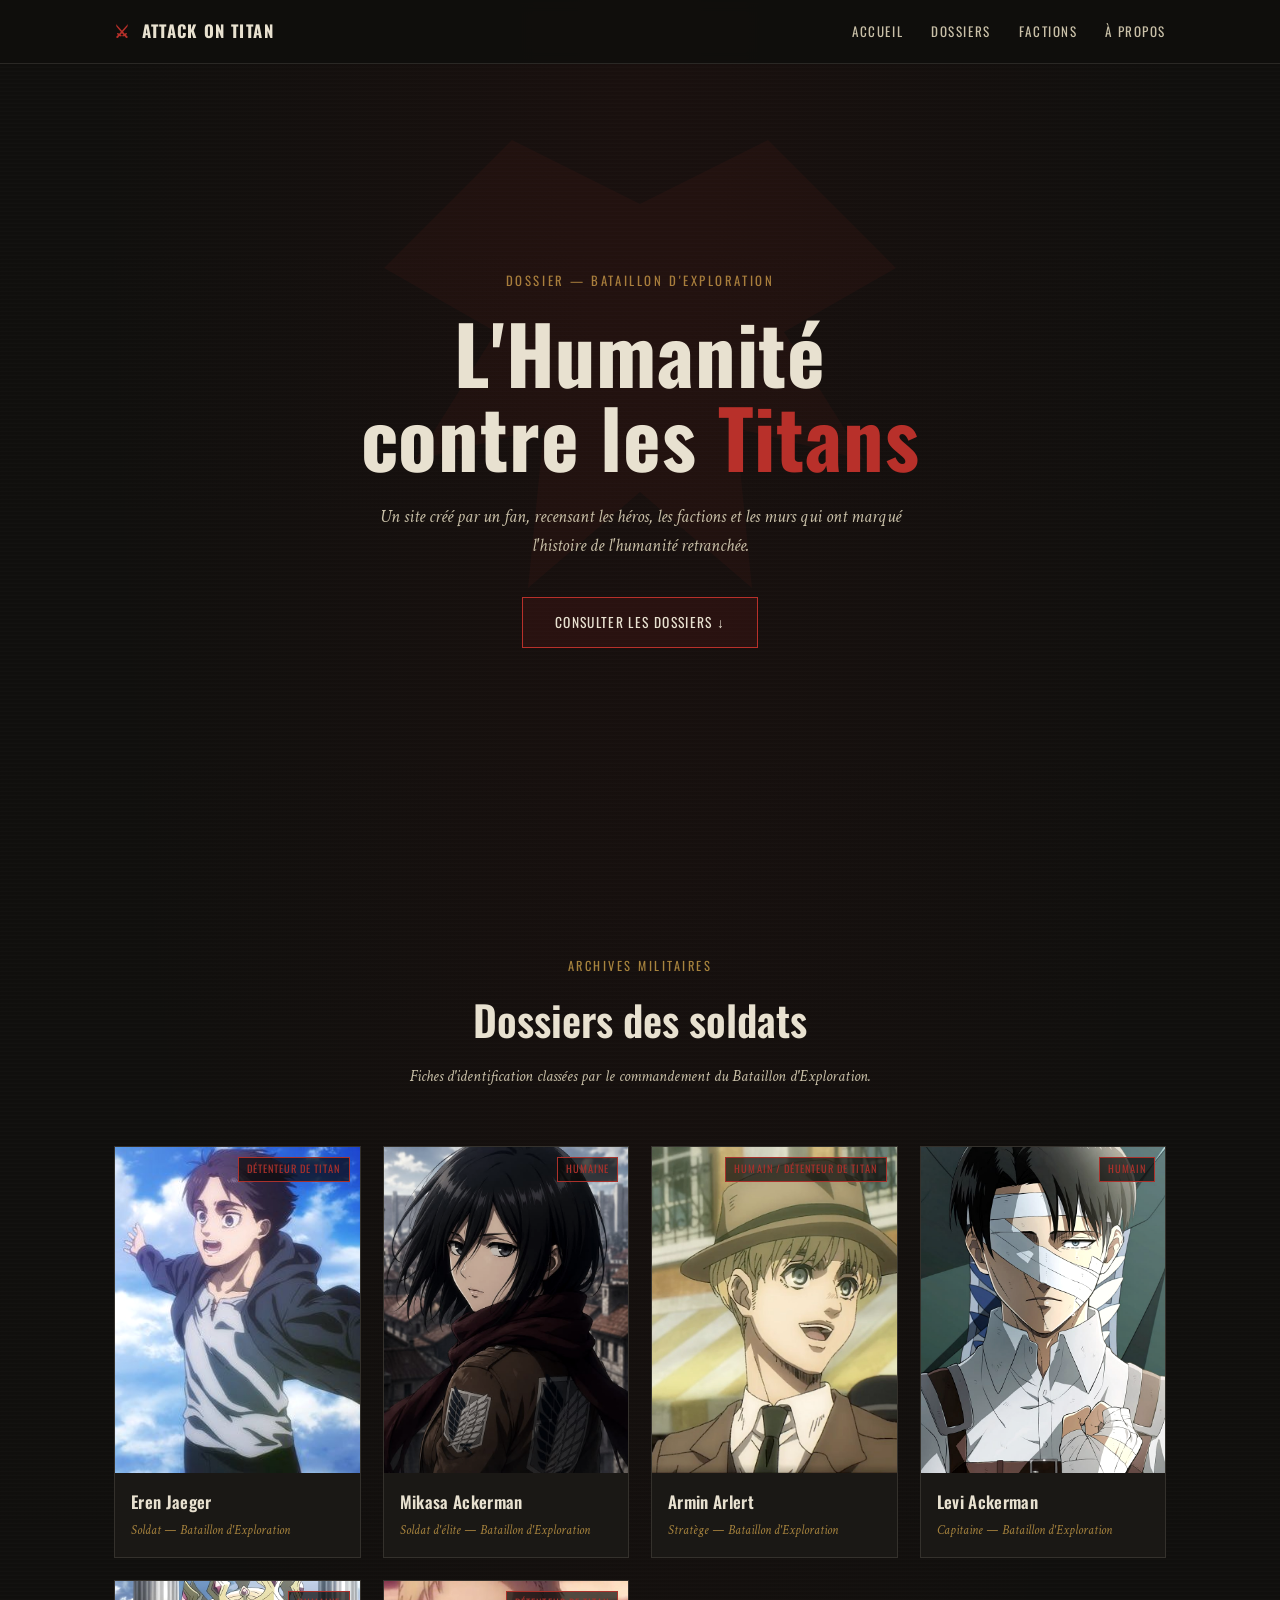
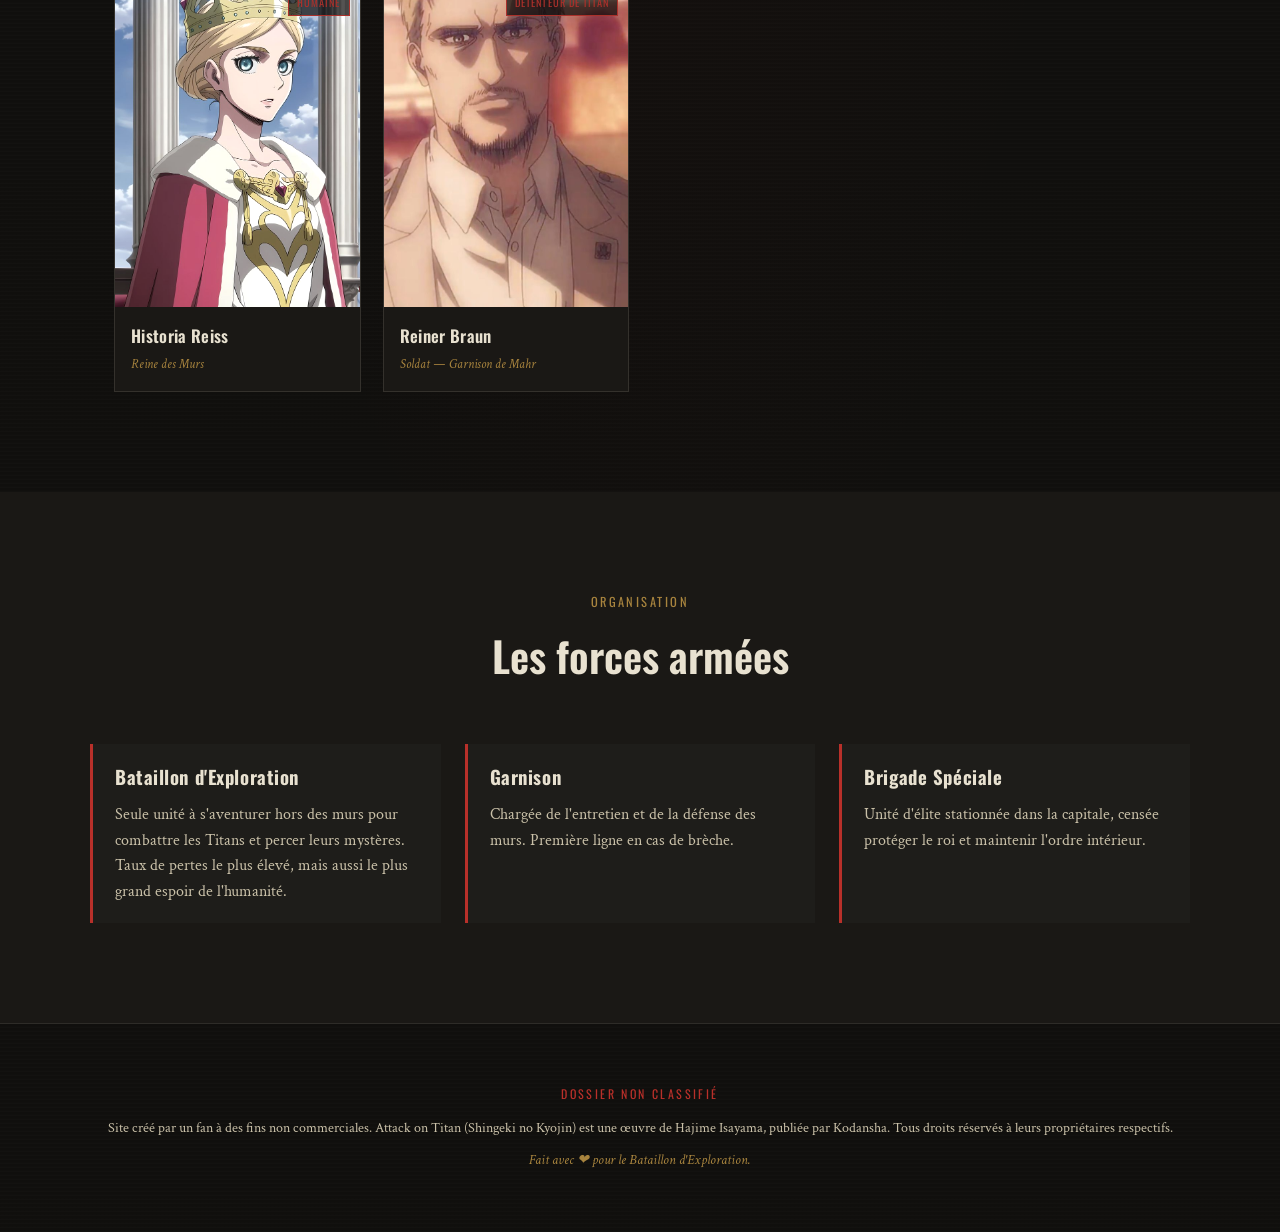
<file: index.html>
<!DOCTYPE html>
<html lang="fr">
<head>
  <meta charset="UTF-8">
  <meta name="viewport" content="width=device-width, initial-scale=1.0">
  <title>attack on Titans fan page</title>
  <link rel="preconnect" href="https://fonts.googleapis.com">
  <link href="https://fonts.googleapis.com/css2?family=Oswald:wght@500;600;700&family=Crimson+Text:ital,wght@0,400;0,600;1,400&display=swap" rel="stylesheet">
  <link rel="stylesheet" href="css/style.css">
</head>
<body>

  <!-- ===== EN-TÊTE / NAVIGATION ===== -->
  <header class="site-header">
    <div class="header-inner">
      <a href="#hero" class="logo">
        <span class="logo-wings">⚔</span> ATTACK ON TITAN 
      </a>
      <nav class="main-nav">
        <a href="#hero">Accueil</a>
        <a href="#dossiers">Dossiers</a>
        <a href="#factions">Factions</a>
        <a href="#a-propos">À propos</a>
      </nav>
    </div>
  </header>

  <!-- ===== HÉRO ===== -->
  <section id="hero" class="hero">
    <div class="hero-emblem" aria-hidden="true">
      <svg viewBox="0 0 200 200" class="wings-svg">
        <path d="M100 30 L60 10 L20 50 L55 70 L30 110 L70 100 L65 150 L100 120 L135 150 L130 100 L170 110 L145 70 L180 50 L140 10 Z" />
      </svg>
    </div>
    <p class="hero-eyebrow">DOSSIER — BATAILLON D'EXPLORATION</p>
    <h1 class="hero-title">L'Humanité<br>contre les <span class="accent">Titans</span></h1>
    <p class="hero-sub">Un site créé par un fan, recensant les héros, les factions et les murs qui ont marqué l'histoire de l'humanité retranchée.</p>
    <a href="#dossiers" class="btn-primary">Consulter les dossiers ↓</a>
  </section>

  <!-- ===== DOSSIERS PERSONNAGES ===== -->
  <section id="dossiers" class="section">
    <div class="section-head">
      <p class="section-eyebrow">ARCHIVES MILITAIRES</p>
      <h2>Dossiers des soldats</h2>
      <p class="section-desc">Fiches d'identification classées par le commandement du Bataillon d'Exploration.</p>
    </div>

    <div id="character-grid" class="character-grid">
      <!-- Les cartes sont générées en JS depuis js/characters.js -->
    </div>
  </section>

  <!-- ===== FACTIONS ===== -->
  <section id="factions" class="section section-alt">
    <div class="section-head">
      <p class="section-eyebrow">ORGANISATION</p>
      <h2>Les forces armées</h2>
    </div>
    <div class="faction-grid">
      <div class="faction-card">
        <h3>Bataillon d'Exploration</h3>
        <p>Seule unité à s'aventurer hors des murs pour combattre les Titans et percer leurs mystères. Taux de pertes le plus élevé, mais aussi le plus grand espoir de l'humanité.</p>
      </div>
      <div class="faction-card">
        <h3>Garnison</h3>
        <p>Chargée de l'entretien et de la défense des murs. Première ligne en cas de brèche.</p>
      </div>
      <div class="faction-card">
        <h3>Brigade Spéciale</h3>
        <p>Unité d'élite stationnée dans la capitale, censée protéger le roi et maintenir l'ordre intérieur.</p>
      </div>
    </div>
  </section>

  <!-- ===== MODALE DÉTAIL PERSONNAGE ===== -->
  <div id="modal-overlay" class="modal-overlay">
    <div class="modal-card" id="modal-card">
      <button id="modal-close" class="modal-close" aria-label="Fermer">✕</button>
      <div id="modal-content"></div>
    </div>
  </div>

  <!-- ===== À PROPOS / PIED DE PAGE ===== -->
  <footer id="a-propos" class="site-footer">
    <p class="footer-stamp">DOSSIER NON CLASSIFIÉ</p>
    <p>Site créé par un fan à des fins non commerciales. Attack on Titan (Shingeki no Kyojin) est une œuvre de Hajime Isayama, publiée par Kodansha. Tous droits réservés à leurs propriétaires respectifs.</p>
    <p class="footer-credit">Fait avec ❤ pour le Bataillon d'Exploration.</p>
  </footer>

  <script src="js/characters.js"></script>
  <script src="js/script.js"></script>
</body>
</html>
</file>
<file: css/style.css>
/* =========================================================
   TOKENS — palette inspirée des uniformes du Bataillon
   ========================================================= */
:root {
  --bg-void: #100f0d;
  --bg-panel: #1a1815;
  --paper: #e8e1d0;
  --paper-dim: #c9c0a8;
  --blood: #8a1c1c;
  --blood-bright: #b8302a;
  --gold: #a8843e;
  --steel: #3a3d42;
  --line: rgba(232, 225, 208, 0.12);

  --font-display: "Oswald", sans-serif;
  --font-body: "Crimson Text", serif;
}

* { margin: 0; padding: 0; box-sizing: border-box; }

html { scroll-behavior: smooth; }

body {
  background: var(--bg-void);
  color: var(--paper);
  font-family: var(--font-body);
  line-height: 1.6;
  background-image:
    radial-gradient(ellipse at top, rgba(138, 28, 28, 0.08), transparent 60%),
    repeating-linear-gradient(0deg, rgba(255,255,255,0.015) 0px, transparent 2px, transparent 4px);
}

a { color: inherit; text-decoration: none; }

img { max-width: 100%; display: block; }

/* =========================================================
   EN-TÊTE
   ========================================================= */
.site-header {
  position: sticky;
  top: 0;
  z-index: 50;
  background: rgba(16, 15, 13, 0.92);
  backdrop-filter: blur(6px);
  border-bottom: 1px solid var(--line);
}

.header-inner {
  max-width: 1100px;
  margin: 0 auto;
  padding: 18px 24px;
  display: flex;
  align-items: center;
  justify-content: space-between;
}

.logo {
  font-family: var(--font-display);
  font-weight: 700;
  letter-spacing: 0.08em;
  font-size: 1.05rem;
  color: var(--paper);
}

.logo-wings { color: var(--blood-bright); margin-right: 6px; }

.main-nav { display: flex; gap: 28px; }

.main-nav a {
  font-family: var(--font-display);
  font-size: 0.82rem;
  letter-spacing: 0.12em;
  text-transform: uppercase;
  color: var(--paper-dim);
  transition: color 0.2s;
  position: relative;
}

.main-nav a:hover, .main-nav a:focus-visible { color: var(--blood-bright); }

/* =========================================================
   HÉRO
   ========================================================= */
.hero {
  position: relative;
  min-height: 88vh;
  display: flex;
  flex-direction: column;
  align-items: center;
  justify-content: center;
  text-align: center;
  padding: 80px 24px;
  overflow: hidden;
}

.hero-emblem {
  position: absolute;
  top: 50%;
  left: 50%;
  transform: translate(-50%, -55%);
  width: 640px;
  height: 640px;
  opacity: 0.06;
  pointer-events: none;
}

.wings-svg { width: 100%; height: 100%; fill: var(--blood-bright); }

.hero-eyebrow {
  font-family: var(--font-display);
  letter-spacing: 0.2em;
  color: var(--gold);
  font-size: 0.8rem;
  margin-bottom: 18px;
}

.hero-title {
  font-family: var(--font-display);
  font-weight: 700;
  font-size: clamp(2.6rem, 7vw, 5rem);
  line-height: 1.05;
  letter-spacing: 0.01em;
  z-index: 1;
}

.hero-title .accent { color: var(--blood-bright); }

.hero-sub {
  max-width: 560px;
  margin: 24px auto 36px;
  color: var(--paper-dim);
  font-size: 1.15rem;
  font-style: italic;
  z-index: 1;
}

.btn-primary {
  font-family: var(--font-display);
  letter-spacing: 0.1em;
  text-transform: uppercase;
  font-size: 0.85rem;
  padding: 14px 32px;
  border: 1px solid var(--blood-bright);
  color: var(--paper);
  background: rgba(138, 28, 28, 0.15);
  transition: background 0.25s, transform 0.2s;
  z-index: 1;
}

.btn-primary:hover { background: var(--blood); transform: translateY(-2px); }

/* =========================================================
   SECTIONS GÉNÉRIQUES
   ========================================================= */
.section { padding: 100px 24px; max-width: 1100px; margin: 0 auto; }

.section-alt { background: var(--bg-panel); max-width: none; }
.section-alt > * { max-width: 1100px; margin-left: auto; margin-right: auto; }

.section-head { text-align: center; margin-bottom: 56px; }

.section-eyebrow {
  font-family: var(--font-display);
  color: var(--gold);
  letter-spacing: 0.2em;
  font-size: 0.78rem;
  margin-bottom: 10px;
}

.section-head h2 {
  font-family: var(--font-display);
  font-size: clamp(1.8rem, 4vw, 2.6rem);
  font-weight: 600;
}

.section-desc { color: var(--paper-dim); margin-top: 12px; font-style: italic; }

/* =========================================================
   GRILLE DE PERSONNAGES — fiches "dossier"
   ========================================================= */
.character-grid {
  display: grid;
  grid-template-columns: repeat(auto-fill, minmax(230px, 1fr));
  gap: 22px;
}

.char-card {
  background: var(--bg-panel);
  border: 1px solid var(--line);
  position: relative;
  cursor: pointer;
  transition: transform 0.25s, border-color 0.25s;
}

.char-card:hover, .char-card:focus-visible {
  transform: translateY(-6px);
  border-color: var(--blood-bright);
}

.char-photo-wrap {
  position: relative;
  aspect-ratio: 3 / 4;
  overflow: hidden;
  filter: grayscale(15%) contrast(1.05);
}

.char-photo-wrap img { width: 100%; height: 100%; object-fit: cover; }

.char-stamp {
  position: absolute;
  top: 10px;
  right: 10px;
  font-family: var(--font-display);
  font-size: 0.65rem;
  letter-spacing: 0.1em;
  padding: 3px 8px;
  border: 1px solid var(--blood-bright);
  color: var(--blood-bright);
  background: rgba(16,15,13,0.7);
  text-transform: uppercase;
}

.char-info { padding: 16px; }

.char-name {
  font-family: var(--font-display);
  font-size: 1.05rem;
  font-weight: 600;
  letter-spacing: 0.02em;
}

.char-role {
  color: var(--gold);
  font-size: 0.82rem;
  font-style: italic;
  margin-top: 4px;
}

/* =========================================================
   FACTIONS
   ========================================================= */
.faction-grid {
  display: grid;
  grid-template-columns: repeat(auto-fit, minmax(260px, 1fr));
  gap: 24px;
}

.faction-card {
  border-left: 3px solid var(--blood-bright);
  padding: 18px 22px;
  background: rgba(255,255,255,0.02);
}

.faction-card h3 {
  font-family: var(--font-display);
  margin-bottom: 10px;
  letter-spacing: 0.03em;
}

.faction-card p { color: var(--paper-dim); }

/* =========================================================
   MODALE
   ========================================================= */
.modal-overlay {
  position: fixed;
  inset: 0;
  background: rgba(8, 7, 6, 0.85);
  display: none;
  align-items: center;
  justify-content: center;
  padding: 24px;
  z-index: 100;
}

.modal-overlay.is-open { display: flex; }

.modal-card {
  background: var(--bg-panel);
  border: 1px solid var(--blood-bright);
  max-width: 640px;
  width: 100%;
  max-height: 86vh;
  overflow-y: auto;
  position: relative;
  padding: 32px;
}

.modal-close {
  position: absolute;
  top: 14px;
  right: 14px;
  background: none;
  border: none;
  color: var(--paper);
  font-size: 1.3rem;
  cursor: pointer;
}

.modal-close:hover { color: var(--blood-bright); }

#modal-content .modal-name {
  font-family: var(--font-display);
  font-size: 1.7rem;
  margin-bottom: 4px;
}

#modal-content .modal-role { color: var(--gold); font-style: italic; margin-bottom: 18px; }

#modal-content .modal-stats {
  display: grid;
  grid-template-columns: 1fr 1fr;
  gap: 10px 24px;
  margin-bottom: 18px;
  font-family: var(--font-display);
  font-size: 0.85rem;
  text-transform: uppercase;
  letter-spacing: 0.04em;
  color: var(--paper-dim);
  border-top: 1px solid var(--line);
  border-bottom: 1px solid var(--line);
  padding: 14px 0;
}

#modal-content .modal-stats span { color: var(--paper); font-family: var(--font-body); text-transform: none; }

#modal-content .modal-bio { color: var(--paper-dim); }

/* =========================================================
   PIED DE PAGE
   ========================================================= */
.site-footer {
  text-align: center;
  padding: 60px 24px;
  border-top: 1px solid var(--line);
  color: var(--paper-dim);
  font-size: 0.88rem;
}

.footer-stamp {
  font-family: var(--font-display);
  letter-spacing: 0.2em;
  color: var(--blood-bright);
  font-size: 0.75rem;
  margin-bottom: 14px;
}

.footer-credit { margin-top: 10px; color: var(--gold); font-style: italic; }

/* =========================================================
   ACCESSIBILITÉ — focus visible
   ========================================================= */
a:focus-visible, button:focus-visible {
  outline: 2px solid var(--gold);
  outline-offset: 2px;
}

@media (prefers-reduced-motion: reduce) {
  * { transition: none !important; }
}

/* =========================================================
   RESPONSIVE
   ========================================================= */
@media (max-width: 640px) {
  .main-nav { gap: 16px; }
  .main-nav a { font-size: 0.72rem; }
  .section { padding: 70px 20px; }
}
</file>
